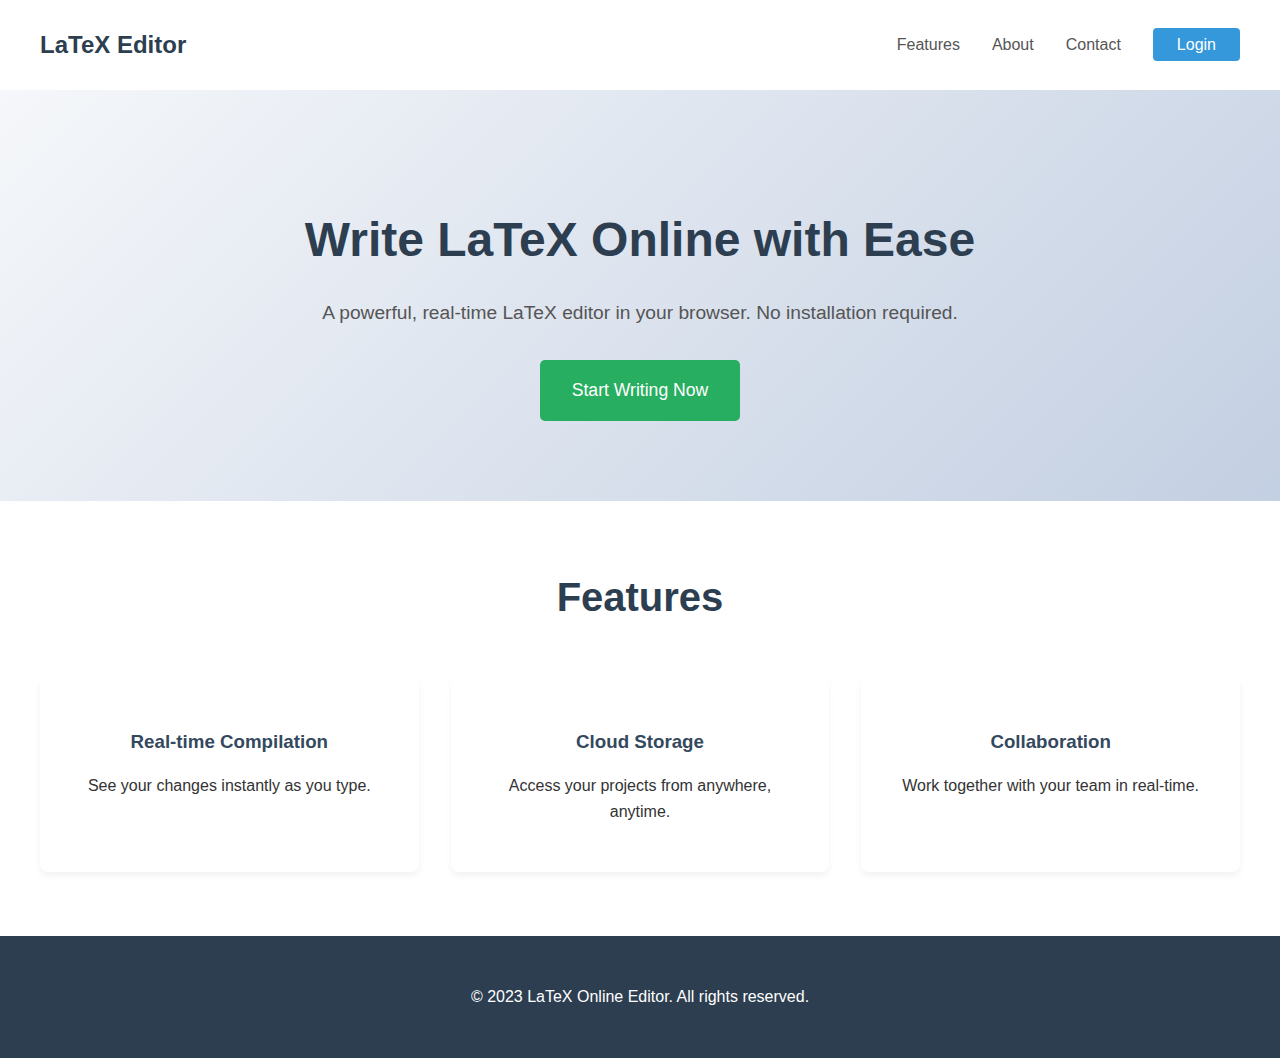
<file: index.html>
<!DOCTYPE html>
<html lang="en">
<head>
    <meta charset="UTF-8">
    <meta name="viewport" content="width=device-width, initial-scale=1.0">
    <title>LaTeX Online Editor</title>
    <link rel="stylesheet" href="style.css">
</head>
<body>
    <header>
        <nav>
            <div class="logo">LaTeX Editor</div>
            <ul>
                <li><a href="#features">Features</a></li>
                <li><a href="#about">About</a></li>
                <li><a href="#contact">Contact</a></li>
                <li><a href="#" class="btn-login">Login</a></li>
            </ul>
        </nav>
    </header>

    <main>
        <section class="hero">
            <h1>Write LaTeX Online with Ease</h1>
            <p>A powerful, real-time LaTeX editor in your browser. No installation required.</p>
            <a href="editor.html" class="cta-button">Start Writing Now</a>
        </section>

        <section id="features" class="features">
            <h2>Features</h2>
            <div class="feature-grid">
                <div class="feature-item">
                    <h3>Real-time Compilation</h3>
                    <p>See your changes instantly as you type.</p>
                </div>
                <div class="feature-item">
                    <h3>Cloud Storage</h3>
                    <p>Access your projects from anywhere, anytime.</p>
                </div>
                <div class="feature-item">
                    <h3>Collaboration</h3>
                    <p>Work together with your team in real-time.</p>
                </div>
            </div>
        </section>
    </main>

    <footer>
        <p>&copy; 2023 LaTeX Online Editor. All rights reserved.</p>
    </footer>
</body>
</html>
</file>
<file: style.css>
body {
    font-family: 'Segoe UI', Tahoma, Geneva, Verdana, sans-serif;
    margin: 0;
    padding: 0;
    line-height: 1.6;
    color: #333;
}

header {
    background: #fff;
    box-shadow: 0 2px 5px rgba(0,0,0,0.1);
    padding: 1rem 0;
}

nav {
    display: flex;
    justify-content: space-between;
    align-items: center;
    max-width: 1200px;
    margin: 0 auto;
    padding: 0 2rem;
}

.logo {
    font-size: 1.5rem;
    font-weight: bold;
    color: #2c3e50;
}

nav ul {
    list-style: none;
    display: flex;
    gap: 2rem;
}

nav a {
    text-decoration: none;
    color: #555;
    font-weight: 500;
}

.btn-login {
    background-color: #3498db;
    color: white;
    padding: 0.5rem 1.5rem;
    border-radius: 4px;
    transition: background-color 0.3s;
}

.btn-login:hover {
    background-color: #2980b9;
}

.hero {
    background: linear-gradient(135deg, #f5f7fa 0%, #c3cfe2 100%);
    text-align: center;
    padding: 5rem 2rem;
}

.hero h1 {
    font-size: 3rem;
    margin-bottom: 1rem;
    color: #2c3e50;
}

.hero p {
    font-size: 1.2rem;
    margin-bottom: 2rem;
    color: #555;
}

.cta-button {
    display: inline-block;
    background-color: #27ae60;
    color: white;
    padding: 1rem 2rem;
    text-decoration: none;
    border-radius: 5px;
    font-size: 1.1rem;
    transition: background-color 0.3s;
}

.cta-button:hover {
    background-color: #219150;
}

.features {
    max-width: 1200px;
    margin: 4rem auto;
    padding: 0 2rem;
    text-align: center;
}

.features h2 {
    font-size: 2.5rem;
    margin-bottom: 3rem;
    color: #2c3e50;
}

.feature-grid {
    display: grid;
    grid-template-columns: repeat(auto-fit, minmax(300px, 1fr));
    gap: 2rem;
}

.feature-item {
    padding: 2rem;
    background: white;
    border-radius: 8px;
    box-shadow: 0 4px 6px rgba(0,0,0,0.05);
}

.feature-item h3 {
    margin-bottom: 1rem;
    color: #34495e;
}

footer {
    background: #2c3e50;
    color: white;
    text-align: center;
    padding: 2rem 0;
    margin-top: 4rem;
}
</file>
